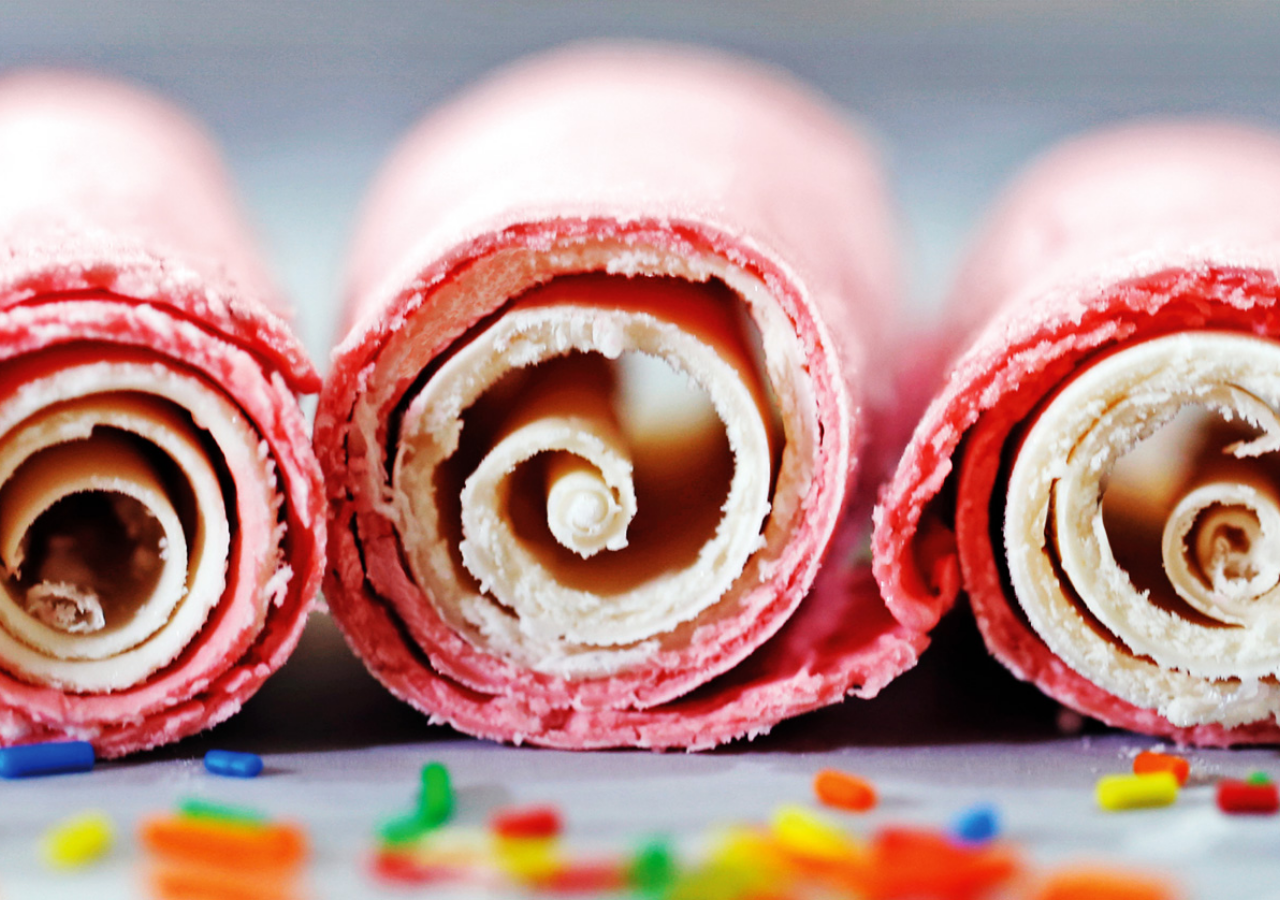
<file: index.html>
﻿<!DOCTYPE html>
<html lang="es">
	<head>
	<!-- Meta -->
		<meta charset="UTF-8" />
		<meta name="viewport" content="width=device-width, initial-scale=1, maximum-scale=1" />
		<meta name="description" content="TrueStory is a powerful and at the same time light-weight flexible HTML5 website. TrueStory is responsive and looks great on retina displays and other high resolution screens. It forms an awesome experience for your visitors and offers a bunch of new and exciting features." />
		
	<!-- Favicon -->
		<link rel="shortcut icon" href="images/favicon.ico" />
		
	<!-- Styles -->
		<link href="styles/main.css" rel="stylesheet" />
		
	<!-- Plugins -->
		<link href="plugins/flexslider/flexslider.css" rel="stylesheet" />
		<link href="plugins/flexslider/skin.css" rel="stylesheet" />
		<link href="plugins/colorbox/colorbox.css" rel="stylesheet" />
		<link href="plugins/colorbox/skin.css" rel="stylesheet" />
		<link href="plugins/mediaelement/mediaelementplayer.min.css" rel="stylesheet" />
		<link href="plugins/mediaelement/skin.css" rel="stylesheet" />
		
	<!-- IE -->
		<!--[if lt IE 9]>
			<script src="scripts/ie/html5.js"></script>
			<link href="styles/ie/ie.css" rel="stylesheet" />
		<![endif]-->
		
	<!-- Title -->
		<title> FRACHELOS </title>
	<meta http-equiv="Content-Type" content="text/html; charset=utf-8" /></head>
	
	<body>
	<!-- MAIN WRAP -->
		<div id="main-wrap">
				
			<div id="page" class="fullscreen no-scroll">
				
				      <a href="#">
							<img data-pos="0.35" src="images/principal.jpg" alt="Image" />
						</a>
				     	<div class="fullscreen-caption">
					      <div id="social-media">
					      	<div class="row">
					      		<div class="col-md-10">
						          <h4>SIGUENOS EN:</h4></div>
						   	   <div class="col-md-2 sube">
						  <a href="https://twitter.com/login?lang=es" target="_blank" class="icon twitter">Twitter</a>
						  <a href="https://www.facebook.com/" target="_blank"  class="icon facebook">Facebook</a>
					       <a href="https://www.youtube.com/" target="_blank" class="icon youtube">youtube</a>
					        </div>
					      </div><!-- #social-media --></div>
				     	   <div class="row">
				     	     <div class="col-md-6"> <br><br>
				     	     
				     	       <div class="is">
							     <img src="images/principal.png" alt=""></div>
				     	     
							
							 <div class="movi1">
						   </div>
							    <div class="movi2"><br>
							  <button class="color">
								<a href="nuestras-delicias.html"><h6>NUESTRAS DELICIAS</h6></a>
							</button></div>
						   </div></div>
							
						</div>
			</div><!-- #page -->
			
			<div id="background">
			</div><!-- #background -->
			
			<!--<div id="dock">
				 <header id="header">
					<div id="site-logo">
						<a href="index.html">
							<img src="images/logo.png" alt="Site Logo" />
						</a>
					</div><!-- #site-logo -->
					
				<!--	<nav id="main-nav">
						<ul>
							<li class="current">
								<a href="index.html">HISTORIA</a>
								<ul>
									<li><a href="home-showreel.html">VIDEO DEMOSTRATIVO</a></li>
								</ul>
							</li>
							<li>
								<a href="portfolio-classic-4-w-filter.html">MAS SALUDABLE</a>
								<ul>
									<li>
										<a href="#">NUESTRA CARTA</a>
										<ul>
											<li>
												<a href="#">VISTAS</a>
												<ul>
													<li><a href="portfolio-classic-4-w-filter.html">VISTA</a></li>
												</ul>
											</li>
										</ul>
									</li>
									<li>
										<a href="#">GALERIA DE FOTOS</a>
										<ul>
											<li><a href="portfolio-grid.html">FOTOS HELADOS</a></li>
										</ul>
									</li>
								</ul>
							</li>
							<li>
								<a href="#">UBICANOS</a>
								<ul>
									<li><a href="template-contact.html">CONTACTO</a></li>
								</ul>
							</li>
						</ul>
					</nav><!-- #main-nav -->
				 </header><!-- #header -->
				 
<!-- 				 <footer id="footer">
					<div id="copyright">
						<p> FRACHELOS</p>
						<p>es una Heladeria estilo tailandes que se venden aqui en Perú</p>
					</div><!-- #copyright -->
					
				 	<!-- div id="social-media">
						<p>Siguenos en:</p>
						<a href="https://twitter.com/" target="_blank" class="icon twitter">Twitter</a>
						<a href="https://www.facebook.com/" target="_blank" class="icon facebook">Facebook</a>
						<a href="https://www.youtube.com" target="_blank" class="icon youtube">youtube</a>
					</div><!-- --> <!-- #social-media --> 
				<!--  </footer><!-- --> <!-- #footer --> 
				 
				 <a href="#" id="toggle-dock"><span><span>
					<span class="active-text">ocultar barra de navegación</span>
					<span class="inactive-text">aparecer barra de navegación</span>
				</span></span></a>
				
				 <a href="#" id="page-top-link"><span><span>Back to top</span></span></a>
			</div><!-- #dock -->
			
			<div id="preloader">
				<span><span>Loading</span></span>
			</div><!-- #preloader -->
			
		</div><!-- #main-wrap -->
		
	<!-- SCRIPTS -->
		<script src="scripts/jquery.1.7.2.js"></script>
		<script src="scripts/jquery.easing.js"></script>
		<script src="scripts/jquery.cookie.js"></script>
		<script src="scripts/main.js"></script>
		
	<!-- Plugins -->
		<script src="plugins/modernizr/modernizr.min.js"></script>
		<script src="plugins/flexslider/jquery.flexslider.min.js"></script>
		<script src="plugins/colorbox/jquery.colorbox.min.js"></script>
		<script src="plugins/mediaelement/mediaelement-and-player.min.js"></script>
		<script src="plugins/social/jquery.social.js"></script>
		
	<!-- IE -->
		<!--[if lt IE 9]>
			<script src="scripts/ie/ie.js" type="text/javascript"></script>
		<![endif]-->
	</body>
</html>
</file>
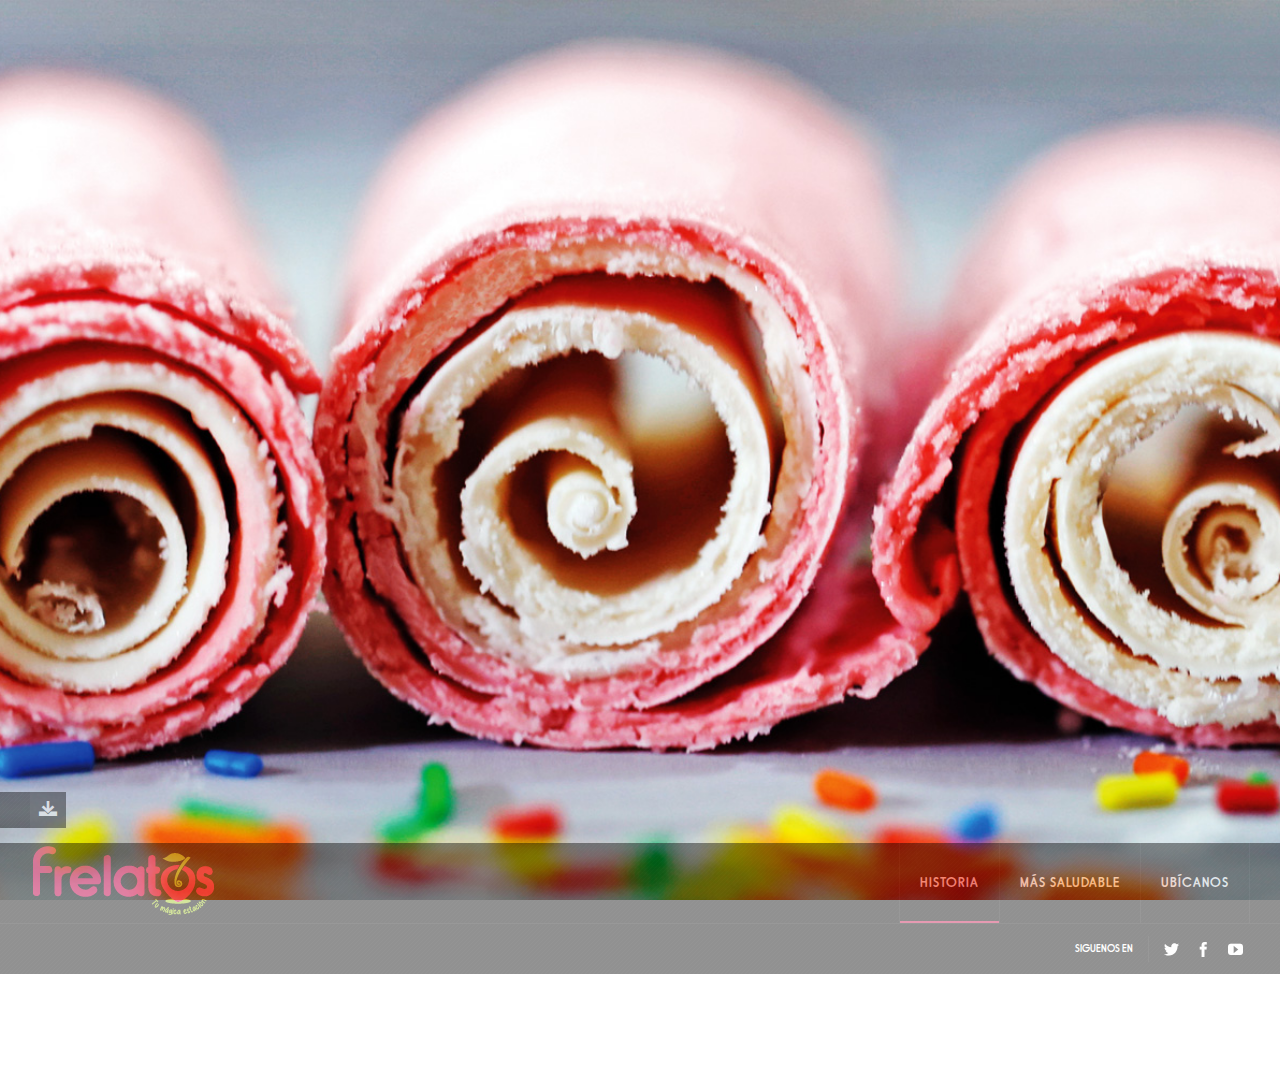
<file: contacto.html>
﻿<!DOCTYPE html>
<html lang="en">
	<head>
	<!-- Meta -->
		<meta charset="UTF-8" />
		<meta name="viewport" content="width=device-width, initial-scale=1, maximum-scale=1" />
		<meta name="description" content="TrueStory is a powerful and at the same time light-weight flexible HTML5 website. TrueStory is responsive and looks great on retina displays and other high resolution screens. It forms an awesome experience for your visitors and offers a bunch of new and exciting features." />
		
	<!-- Favicon -->
		<link rel="shortcut icon" href="images/favicon.ico" />
		
	<!-- Styles -->
		<link href="styles/main.css" rel="stylesheet" />
		
	<!-- Plugins -->
		<link href="plugins/flexslider/flexslider.css" rel="stylesheet" />
		<link href="plugins/flexslider/skin.css" rel="stylesheet" />
		<link href="plugins/colorbox/colorbox.css" rel="stylesheet" />
		<link href="plugins/colorbox/skin.css" rel="stylesheet" />
		<link href="plugins/mediaelement/mediaelementplayer.min.css" rel="stylesheet" />
		<link href="plugins/mediaelement/skin.css" rel="stylesheet" />
		
	<!-- IE -->
		<!--[if lt IE 9]>
			<script src="scripts/ie/html5.js"></script>
			<link href="styles/ie/ie.css" rel="stylesheet" />
		<![endif]-->
		
	<!-- Title -->
		<title>UBICANOS</title>
	<meta http-equiv="Content-Type" content="text/html; charset=utf-8" /></head>
	
	<body>
	<!-- MAIN WRAP -->
		<div id="main-wrap">
				
			<div id="page" class="layout-center page-contact">
				<header id="page-head">
					<h1>UBICANOS <small></small></h1>
				</header><!-- #page-head -->
				
				<div id="page-content">
					<div id="content">
						
						<iframe src="https://www.google.com/maps/embed?pb=!1m18!1m12!1m3!1d124831.91549904173!2d-77.05639005992431!3d-12.112332878435101!2m3!1f0!2f0!3f0!3m2!1i1024!2i768!4f13.1!3m3!1m2!1s0x9105ce543477f8d9%3A0x9d64f6794789376b!2sMegaPlaza!5e0!3m2!1ses-419!2spe!4v1506362097884" width="970" height="450" frameborder="0" style="border:0" allowfullscreen></iframe>
						
						<div class="micro margin"></div>
						
						<div class="row">
							<div class="col-1-3">
								<h4>INFORMACION DE CONTACTO</h4>
								
								<div class="micro divider bar line"></div>
								
								<h5><small>Direccion</small></h5>
								
								<p>
								  AV: Alfredo Mendiola 3698, Independencia 15311
								</p>
								
								<p>
								  NUESTRA HELADERIA SE LLAMA FRACHELO  
								</p>
								
								<div class="row">
									<div class="col-1-2">
										<ul>
											<li class="phone-2 icon">012 345 6789</li>
											<li class="mail icon">mail@domain.com</li>
										</ul>
									</div>
									
									<div class="col-1-2">
										<ul>
											<li class="facebook icon">Facebook</li>
											<li class="twitter icon">Twitter</li>
										</ul>
									</div>
								</div>
							</div>
							
					
						</div>
						
					</div><!-- #content -->
				</div><!-- #page-content -->
			</div><!-- #page -->
			<!-- INICIO NAV - FOOTER -->
			<div id="background">
			</div><!-- #background -->
								
		<div id="dock">
				 <header id="header">
					<div id="site-logo">
						<a href="index.html">
							<img src="images/logo.png" alt="Site Logo" />
						</a>
					</div><!-- #site-logo -->
			

						<nav id="main-nav">
						<ul>
							<li class="current">
								<a href="index.html">HISTORIA</a>
								<ul>
									<li><a href="video-demostrativo.html">VIDEO DEMOSTRATIVO</a></li>
								</ul>
							</li>
							<li>
								<a href="#">MÁS SALUDABLE</a>
								<ul>
									<li>
										<li>
										<a href="nuestra-carta.html">NUESTRA CARTA</a>
									</li>
									</li>
							
								</ul>
							</li>
							<li>
								<a href="">UBÍCANOS</a>
								<ul>
									<li><a href="contacto.html">CONTACTO</a></li>
								</ul>
							</li>
						</ul>
					</nav><!-- #main-nav -->
				 </header><!-- #header -->
				 
				 <footer id="footer">
					<!-- <div id="copyright">
						<p>FRACHELOS</p>
						<p>es una heladeria de estilo tailandes que se venden aqui en Peru</p>
					</div> --><!-- #copyright -->
					
					<div id="social-media">
						<p>Siguenos en</p>
						<a href="https://twitter.com/login?lang=es" target="_blank" class="icon twitter">Twitter</a>
						<a href="https://www.facebook.com/" target="_blank" class="icon facebook">Facebook</a>
						<a href="https://www.youtube.com/" target="_blank" class="icon youtube">youtube</a>
					
					</div><!-- #social-media -->
				 </footer><!-- #footer -->
				 
				 <a href="#" id="toggle-dock"><span><span>
					<span class="active-text">ocultar barra de navegacion</span>
					<span class="inactive-text">aparecer barra de navegacion</span>
				</span></span></a>
				
				 <a href="#" id="page-top-link"><span><span>Back to top</span></span></a>
			</div><!-- #dock -->
		

			<!-- FIN NAV - FOOTER -->
			
			<div id="preloader">
				<span><span>Loading</span></span>
			</div><!-- #preloader -->
			
		</div><!-- #main-wrap -->
		
	<!-- SCRIPTS -->
		<script src="scripts/jquery.1.7.2.js"></script>
		<script src="scripts/jquery.easing.js"></script>
		<script src="scripts/jquery.cookie.js"></script>
		<script src="scripts/main.js"></script>
		
	<!-- Plugins -->
		<script src="plugins/modernizr/modernizr.min.js"></script>
		<script src="plugins/flexslider/jquery.flexslider.min.js"></script>
		<script src="plugins/colorbox/jquery.colorbox.min.js"></script>
		<script src="plugins/mediaelement/mediaelement-and-player.min.js"></script>
		<script src="plugins/social/jquery.social.js"></script>
		
	<!-- IE -->
		<!--[if lt IE 9]>
			<script src="scripts/ie/ie.js" type="text/javascript"></script>
		<![endif]-->
	</body>
</html>
</file>
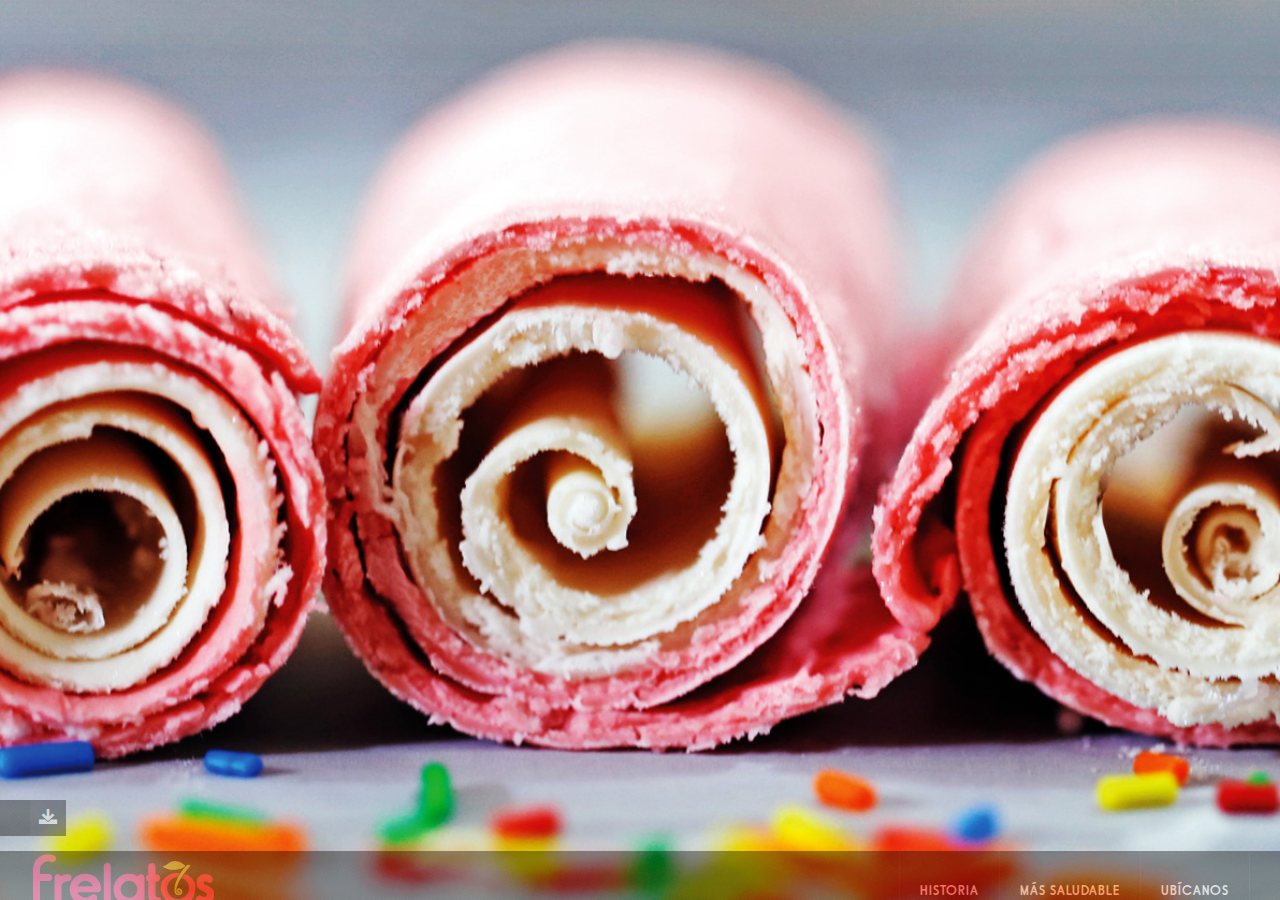
<file: video-demostrativo.html>
﻿<!DOCTYPE html>
<html lang="en">
	<head>
	<!-- Meta -->
		<meta charset="UTF-8" />
		<meta name="viewport" content="width=device-width, initial-scale=1, maximum-scale=1" />
		<meta name="description" content="TrueStory is a powerful and at the same time light-weight flexible HTML5 website. TrueStory is responsive and looks great on retina displays and other high resolution screens. It forms an awesome experience for your visitors and offers a bunch of new and exciting features." />
		
	<!-- Favicon -->
		<link rel="shortcut icon" href="images/favicon.ico" />
		
	<!-- Styles -->
		<link href="styles/main.css" rel="stylesheet" />
		
	<!-- Plugins -->
		<link href="plugins/flexslider/flexslider.css" rel="stylesheet" />
		<link href="plugins/flexslider/skin.css" rel="stylesheet" />
		<link href="plugins/colorbox/colorbox.css" rel="stylesheet" />
		<link href="plugins/colorbox/skin.css" rel="stylesheet" />
		<link href="plugins/mediaelement/mediaelementplayer.min.css" rel="stylesheet" />
		<link href="plugins/mediaelement/skin.css" rel="stylesheet" />
		
	<!-- IE -->
		<!--[if lt IE 9]>
			<script src="scripts/ie/html5.js"></script>
			<link href="styles/ie/ie.css" rel="stylesheet" />
		<![endif]-->
		
	<!-- Title -->
		<title>Home Showreel - True Story - Responsive HTML5 Website</title>
	<meta http-equiv="Content-Type" content="text/html; charset=utf-8" /></head>
	
	<body>
	<!-- MAIN WRAP -->
		<div id="main-wrap">
				
			<div id="page" class="fullscreen no-scroll">
				
				<div id="home-showreel">
					<div class="showreel">
						<div class="flex-vide">
							<center><iframe class="muv" width="1100" height="640" src="https://www.youtube.com/embed/NA3G_Nk9U1o" frameborder="0" allowfullscreen></iframe></center>
						</div>
					</div>
					
					
				</div>
				
			</div><!-- #page -->

			<!-- INICIO NAV - FOOTER -->
			<div id="background">
			</div><!-- #background -->
								
			<div id="dock">
				 <header id="header">
					<div id="site-logo">
						<a href="index.html">
							<img src="images/logo.png" alt="Site Logo" />
						</a>
					</div><!-- #site-logo -->
			

						<nav id="main-nav">
						<ul>
							<li class="current">
								<a href="index.html">HISTORIA</a>
								<ul>
									<li><a href="video-demostrativo.html">VIDEO DEMOSTRATIVO</a></li>
								</ul>
							</li>
							<li>
								<a href="#">MÁS SALUDABLE</a>
								<ul>
									<li>
										<li>
										<a href="nuestra-carta.html">NUESTRA CARTA</a>
									</li>
									</li>
							
								</ul>
							</li>
							<li>
								<a href="">UBÍCANOS</a>
								<ul>
									<li><a href="contacto.html">CONTACTO</a></li>
								</ul>
							</li>
						</ul>
					</nav><!-- #main-nav -->
				 </header><!-- #header -->
				 
				 <footer id="footer">
					<!-- <div id="copyright">
						<p>FRACHELOS</p>
						<p>es una heladeria de estilo tailandes que se venden aqui en Peru</p>
					</div> --><!-- #copyright -->
					
					<div id="social-media">
						<p>Siguenos en</p>
						<a href="https://twitter.com/login?lang=es" target="_blank" class="icon twitter">Twitter</a>
						<a href="https://www.facebook.com/" target="_blank" class="icon facebook">Facebook</a>
						<a href="https://www.youtube.com/" target="_blank" class="icon youtube">youtube</a>
					
					</div><!-- #social-media -->
				 </footer><!-- #footer -->
				 
				 <a href="#" id="toggle-dock"><span><span>
					<span class="active-text">ocultar barra de navegacion</span>
					<span class="inactive-text">aparecer barra de navegacion</span>
				</span></span></a>
				
				 <a href="#" id="page-top-link"><span><span>Back to top</span></span></a>
			</div><!-- #dock -->

			<!-- FIN NAV - FOOTER -->
			
			<div id="preloader">
				<span><span>Loading</span></span>
			</div><!-- #preloader -->
			
		</div><!-- #main-wrap -->
		
	<!-- SCRIPTS -->
		<script src="scripts/jquery.1.7.2.js"></script>
		<script src="scripts/jquery.easing.js"></script>
		<script src="scripts/jquery.cookie.js"></script>
		<script src="scripts/main.js"></script>
		
	<!-- Plugins -->
		<script src="plugins/modernizr/modernizr.min.js"></script>
		<script src="plugins/flexslider/jquery.flexslider.min.js"></script>
		<script src="plugins/colorbox/jquery.colorbox.min.js"></script>
		<script src="plugins/mediaelement/mediaelement-and-player.min.js"></script>
		<script src="plugins/social/jquery.social.js"></script>
		
	<!-- IE -->
		<!--[if lt IE 9]>
			<script src="scripts/ie/ie.js" type="text/javascript"></script>
		<![endif]-->
	</body>
</html>
</file>
<file: styles/main.css>
/*-------------------------------------------------------------------------------------*/
/*	MAIN STYLES
/*-------------------------------------------------------------------------------------*/

@import url(reset.css);
@import url(fonts.css);
@import url(styles.css);
@import url(custom_styles.css);
</file>
<file: plugins/flexslider/skin.css>
.flexslider{
position: relative;
margin: 20px 0;
}

.flexslider:first-child{
margin-top: 0;
}

.flexslider:last-child{
margin-bottom: 0;
}

.flexslider:before ,
.flexslider:after{ /* clear floats manually */
content: "";
display: table;
clear: both;
}

.flexslider .controls{
display: block;
position:absolute;
right: 0;
top: 50%;
z-index: 9;
overflow: hidden;
height: 40px;
margin-top: -20px;
}

.flexslider .controls.left-nav{
right: auto;
left: 0;
}

/* direction nav
/*-----------------------------*/

.flexslider .controls .flex-control-nav ,
.flexslider .controls a.next ,
.flexslider .controls a.prev{
float: left;
position: relative;
-moz-user-select: none;
-webkit-user-select: none;
user-select: none;
}

.flexslider .controls.right-nav .flex-control-nav ,
.flexslider .controls.right-nav a.next ,
.flexslider .controls.right-nav a.prev{
float: right;
}

.flexslider .controls.right-nav a.next{
margin: 0 !important;
}

.flexslider .controls a.next ,
.flexslider .controls a.prev{
display: block;
width: 30px;
height: 40px;
text-indent: -9999px;
cursor: pointer;
background: #111;
}

.flexslider .controls a.next:before ,
.flexslider .controls a.prev:before{
position: absolute;
top: 0;
left: 0;
width: 30px;
font: normal normal 18px/40px 'TSIcons';
text-align: center;
text-indent: 0;
color: #fff;
}

.flexslider .controls a.next:before{
content: '\e072'; /* right */
}

.flexslider .controls a.prev:before{
content: '\e071'; /* left */
}

.flexslider .controls a.next:hover ,
.flexslider .controls a.prev:hover{
background-color: #5bc;
}


.flexslider .controls.right-nav a.next ,
.flexslider .controls.left-nav a.prev{
position: relative;
z-index: 10;
}

.flexslider.has-controls .controls.right-nav:hover a.next ,
.flexslider.has-controls .controls.left-nav:hover a.prev{
-moz-border-radius: 0;
-webkit-border-radius: 0;
border-radius: 0;
}

/* control nav
/*-----------------------------*/

.flexslider .flex-control-nav{
visibility: hidden; /* fix for the controls glitch */
}

.flexslider > .flex-control-nav ,
.flexslider .controls .flex-control-nav{
display: inline-block;
overflow: hidden;
height: 40px;
padding: 0 10px;
background: #111;
}

.flexslider > .flex-control-nav{
position: absolute;
bottom: 10px;
right: 10px;
height: 30px;
}

.flexslider > .flex-control-nav li ,
.flexslider .controls .flex-control-nav li{
display: block;
float: left;
margin: 0 2px;
margin-top: 16px;
width: 8px;
height: 8px;
}

.flexslider > .flex-control-nav li{
margin-top: 11px;
}

.flexslider > .flex-control-nav li a ,
.flexslider .controls .flex-control-nav li a{
display: block;
width: 8px;
height: 8px;
cursor: pointer;
text-indent: -9999px;
background: #999;
-moz-border-radius: 99px;
-webkit-border-radius: 99px;
border-radius: 99px;
}

.flexslider > .flex-control-nav a:hover ,
.flexslider .controls .flex-control-nav a:hover{
background: #fff;
}

.flexslider > .flex-control-nav a.flex-active ,
.flexslider .controls .flex-control-nav a.flex-active{
background: #fff;
}

.flexslider .slides li{
position: relative;
}

.flexslider .slides .flex-caption{
position: absolute;
left: 10px;
bottom: 10px;
margin: 0;
padding: 10px;
max-width: 60%;
font: normal normal 1em/1.1em 'Open Sans', Arial, san-serif;
color: #fff;
background: #111;
}

.flexslider .slides .flex-caption h1,
.flexslider .slides .flex-caption h2,
.flexslider .slides .flex-caption h3,
.flexslider .slides .flex-caption h4,
.flexslider .slides .flex-caption h5,
.flexslider .slides .flex-caption h6{
margin-top: 0;
color: #fff;
}

.flexslider .slides .flex-caption p{
margin: 0;
color: #ccc;
}
</file>
<file: plugins/colorbox/colorbox.css>
/*
    ColorBox Core Style:
    The following CSS is consistent between example themes and should not be altered.
*/
#colorbox, #cboxOverlay, #cboxWrapper{position:absolute; top:0; left:0; z-index:9999; overflow:hidden;}
#cboxOverlay{position:fixed; width:100%; height:100%;}
#cboxMiddleLeft, #cboxBottomLeft{clear:left;}
#cboxContent{position:relative;}
#cboxLoadedContent{overflow:auto;}
#cboxTitle{margin:0;}
#cboxLoadingOverlay, #cboxLoadingGraphic{position:absolute; top:0; left:0; width:100%; height:100%;}
#cboxPrevious, #cboxNext, #cboxClose, #cboxSlideshow{cursor:pointer;}
.cboxPhoto{float:left; margin:auto; border:0; display:block;}
.cboxIframe{width:100%; height:100%; display:block; border:0;}

/* 
    User Style:
    Change the following styles to modify the appearance of ColorBox.  They are
    ordered & tabbed in a way that represents the nesting of the generated HTML.
*/
#cboxOverlay{background:url(images/overlay.png) repeat 0 0;}
#colorbox{}
    #cboxTopLeft{width:21px; height:21px; background:url(images/controls.png) no-repeat -101px 0;}
    #cboxTopRight{width:21px; height:21px; background:url(images/controls.png) no-repeat -130px 0;}
    #cboxBottomLeft{width:21px; height:21px; background:url(images/controls.png) no-repeat -101px -29px;}
    #cboxBottomRight{width:21px; height:21px; background:url(images/controls.png) no-repeat -130px -29px;}
    #cboxMiddleLeft{width:21px; background:url(images/controls.png) left top repeat-y;}
    #cboxMiddleRight{width:21px; background:url(images/controls.png) right top repeat-y;}
    #cboxTopCenter{height:21px; background:url(images/border.png) 0 0 repeat-x;}
    #cboxBottomCenter{height:21px; background:url(images/border.png) 0 -29px repeat-x;}
    #cboxContent{background:#fff; overflow:hidden;}
        .cboxIframe{background:#fff;}
        #cboxError{padding:50px; border:1px solid #ccc;}
        #cboxLoadedContent{margin-bottom:28px;}
        #cboxTitle{position:absolute; bottom:4px; left:0; text-align:center; width:100%; color:#949494;}
        #cboxCurrent{position:absolute; bottom:4px; left:58px; color:#949494;}
        #cboxSlideshow{position:absolute; bottom:4px; right:30px; color:#0092ef;}
        #cboxPrevious{position:absolute; bottom:0; left:0; background:url(images/controls.png) no-repeat -75px 0; width:25px; height:25px; text-indent:-9999px;}
        #cboxPrevious:hover{background-position:-75px -25px;}
        #cboxNext{position:absolute; bottom:0; left:27px; background:url(images/controls.png) no-repeat -50px 0; width:25px; height:25px; text-indent:-9999px;}
        #cboxNext:hover{background-position:-50px -25px;}
        #cboxLoadingOverlay{background:url(images/loading_background.png) no-repeat center center;}
        #cboxLoadingGraphic{background:url(images/loading.gif) no-repeat center center;}
        #cboxClose{position:absolute; bottom:0; right:0; background:url(images/controls.png) no-repeat -25px 0; width:25px; height:25px; text-indent:-9999px;}
        #cboxClose:hover{background-position:-25px -25px;}

/*
  The following fixes a problem where IE7 and IE8 replace a PNG's alpha transparency with a black fill
  when an alpha filter (opacity change) is set on the element or ancestor element.  This style is not applied to or needed in IE9.
  See: http://jacklmoore.com/notes/ie-transparency-problems/
*/
.cboxIE #cboxTopLeft,
.cboxIE #cboxTopCenter,
.cboxIE #cboxTopRight,
.cboxIE #cboxBottomLeft,
.cboxIE #cboxBottomCenter,
.cboxIE #cboxBottomRight,
.cboxIE #cboxMiddleLeft,
.cboxIE #cboxMiddleRight {
    filter: progid:DXImageTransform.Microsoft.gradient(startColorstr=#00FFFFFF,endColorstr=#00FFFFFF);
}

/*
  The following provides PNG transparency support for IE6
  Feel free to remove this and the /ie6/ directory if you have dropped IE6 support.
*/
.cboxIE6 #cboxTopLeft{background:url(images/ie6/borderTopLeft.png);}
.cboxIE6 #cboxTopCenter{background:url(images/ie6/borderTopCenter.png);}
.cboxIE6 #cboxTopRight{background:url(images/ie6/borderTopRight.png);}
.cboxIE6 #cboxBottomLeft{background:url(images/ie6/borderBottomLeft.png);}
.cboxIE6 #cboxBottomCenter{background:url(images/ie6/borderBottomCenter.png);}
.cboxIE6 #cboxBottomRight{background:url(images/ie6/borderBottomRight.png);}
.cboxIE6 #cboxMiddleLeft{background:url(images/ie6/borderMiddleLeft.png);}
.cboxIE6 #cboxMiddleRight{background:url(images/ie6/borderMiddleRight.png);}

.cboxIE6 #cboxTopLeft,
.cboxIE6 #cboxTopCenter,
.cboxIE6 #cboxTopRight,
.cboxIE6 #cboxBottomLeft,
.cboxIE6 #cboxBottomCenter,
.cboxIE6 #cboxBottomRight,
.cboxIE6 #cboxMiddleLeft,
.cboxIE6 #cboxMiddleRight {
    _behavior: expression(this.src = this.src ? this.src : this.currentStyle.backgroundImage.split('"')[1], this.style.background = "none", this.style.filter = "progid:DXImageTransform.Microsoft.AlphaImageLoader(src=" + this.src + ", sizingMethod='scale')");
}
</file>
<file: plugins/colorbox/skin.css>
/* 
    User Style:
    Change the following styles to modify the appearance of ColorBox.  They are
    ordered & tabbed in a way that represents the nesting of the generated HTML.
*/

#cboxOverlay{
background: #000;
}

#colorbox ,
#cboxWrapper ,
#cboxContent{
overflow: visible;
}

#cboxContent{
margin-top: -35px; /* cboxTitle.height/2 */
}

#colorbox *{
background: none;
}

#cboxLoadingGraphic{
background:url(../../images/loading.gif) no-repeat center center;
}

#cboxTitle{
position: fixed;
left: 0;
bottom: 0;
display: block;
min-height: 30px;
padding: 20px;
padding-right: 300px;
font: normal normal 22px/30px 'Open Sans Condensed Bold', Arial, sans-serif;
text-transform: uppercase;
text-align: left;
color: #fff;
background: #111;
}

#cboxTitle a{
color: #fff;
}

#cboxTitle a:hover{
text-decoration: underline;
}

#cboxTitle small{
margin-left: 10px;
font: normal normal 0.85em/1em 'Open Sans Condensed Light', Arial, sans-serif;
color: #5bc;
}

#cboxNext ,
#cboxPrevious ,
#cboxClose{
display: block;
width: 40px;
height: 40px;
position: fixed;
left: auto;
bottom: 15px;
background: #333;
-moz-transition: background 0.15s ease-out;
-webkit-transition: background 0.15s ease-out;
-o-transition: background 0.15s ease-out;
-ms-transition: background 0.15s ease-out;
transition: background 0.15s ease-out;
}

#cboxNext:hover ,
#cboxPrevious:hover ,
#cboxClose:hover{
background: #5bc;
}

#cboxNext{
right: 61px;
}

#cboxPrevious{
right: 102px;
}

#cboxClose{
right: 20px;
}

#cboxNext:before ,
#cboxPrevious:before ,
#cboxClose:before{
display: block;
position: absolute;
width: 100%;
top: 0;
left: 0;
font: normal normal 20px/40px 'TSIcons';
text-align: center;
text-decoration: none;
text-indent: 0;
color: #fff;
}

#cboxNext:before{
content: "\e072";
}

#cboxPrevious:before{
content: "\e071";
}

#cboxClose:before{
content: "\2715";
}

#cboxCurrent{
display: block;
position: fixed;
bottom: 25px;
right: 170px;
left: auto;
font: normal normal 20px/1em 'Open Sans Condensed Bold', Arial, sans-serif;
text-transform: uppercase;
text-align: right;
color: #999;
}
</file>
<file: plugins/mediaelement/skin.css>
.mejs-container{
margin: 20px 0;
}

.mejs-container:first-child{
margin-top: 0;
}

.mejs-container:last-child{
margin-bottom: 0;
}

/* ----- player wrap ----- */

.mejs-wrap{
position: relative;
}

.mejs-wrap .mejs-container{
position: absolute;
left: 0;
bottom: 0;
}

/* ----- overlay - play button ----- */

.mejs-overlay-play .mejs-overlay-button{
display: block;
position: absolute;
top: 50%;
left: 50%;
width: 50px;
height: 50px;
margin-top: -25px;
margin-left: -25px;
cursor: pointer;
font: normal normal 32px/50px 'TSIcons';
text-indent: -9999px;
text-align: center;
background: #222;
background: rgba(25,25,25,0.96);
-moz-transition: color 0.15s ease-out , background-color 0.15s ease-out , border 0.15s ease-out;
-webkit-transition: color 0.15s ease-out , background-color 0.15s ease-out , border 0.15s ease-out;
-o-transition: color 0.15s ease-out , background-color 0.15s ease-out , border 0.15s ease-out;
-ms-transition: color 0.15s ease-out , background-color 0.15s ease-out , border 0.15s ease-out;
transition: color 0.15s ease-out , background-color 0.15s ease-out , border 0.15s ease-out;
}

.mejs-overlay-play .mejs-overlay-button:before{
content: "\e044";
display: block;
position: absolute;
width: 100%;
top: 0;
left: 0;
color: #fff;
text-decoration: none;
text-indent: 0;
text-align: center;
}

.mejs-overlay-play:hover .mejs-overlay-button{
background: #5bc;
}

/* ----- overlay - loading ----- */

.mejs-overlay-loading{
display: block;
position: absolute;
top: 0;
left: 0;
width: 100%;
height: 100%;
margin: 0;
padding: 0;
background: url(../../images/loading_small.gif) no-repeat center center;
background-color: rgba(25,25,25,0.65);
}

.mejs-overlay-loading span{
display: none;
}

/* ----- controls ----- */

.mejs-container .mejs-controls{
height: 36px;
color: #fff;
background: #222;
background: rgba(25,25,25,0.96);
}

.mejs-container .mejs-controls div{
width: 36px;
height: 100%;
float: none;
position: absolute;
top: 0;
left: 0;
}

.mejs-controls .mejs-button button:focus{
outline: none;
}

	.mejs-container .mejs-controls div.mejs-time-rail{
	left: 86px;
	padding-right: 172px;
	}

	.mejs-container .mejs-controls div.mejs-currenttime-container{
	left: 36px;
	}

	.mejs-container .mejs-controls div.mejs-duration-container{
	left: auto;
	right: 36px;
	}

	.mejs-container .mejs-controls div.mejs-time span{
	margin: 0;
	}

	.mejs-container .mejs-controls div.mejs-volume-button{
	left: auto;
	right: 0;
	}

	.mejs-controls .mejs-button button{
	display: block;
	width: 36px;
	height: 100%;
	padding: 0;
	margin: 0;
	cursor: pointer;
	font: normal normal 24px/36px 'TSIcons';
	text-indent: -9999px;
	text-align: center;
	border: none;
	color: #fff;
	background: none;
	-moz-transition: color 0.15s ease-out , background-color 0.15s ease-out , border 0.15s ease-out;
	-webkit-transition: color 0.15s ease-out , background-color 0.15s ease-out , border 0.15s ease-out;
	-o-transition: color 0.15s ease-out , background-color 0.15s ease-out , border 0.15s ease-out;
	-ms-transition: color 0.15s ease-out , background-color 0.15s ease-out , border 0.15s ease-out;
	transition: color 0.15s ease-out , background-color 0.15s ease-out , border 0.15s ease-out;
	}
	
	.no-svg .mejs-controls .mejs-button button{
	background: none;
	}

	.mejs-controls .mejs-button button:hover{
	background: #5bc;
	}

	.mejs-controls .mejs-button button:before{
	content: "\e044";
	display: block;
	position: absolute;
	width: 100%;
	top: 0;
	left: 0;
	text-decoration: none;
	text-indent: 0;
	text-align: center;
	}
	
	.mejs-playpause-button.mejs-pause button:before{
	content: "\e076";
	}
	
	.mejs-controls .mejs-button.mejs-volume-button button:before{
	content: "\e07e";
	}
	
	.mejs-controls .mejs-button.mejs-volume-button.mejs-unmute button:after{
	content: "";
	display: block;
	width: 60%;
	height: 2px;
	position: absolute;
	top: 50%;
	left: 50%;
	margin-left: -30%;
	margin-top: -1px;
	background: #c00;
	}
	
	.mejs-controls .mejs-volume-slider ,
	.mejs-horizontal-volume-slider{
	display: none !important;
	}
	
	/* time */
	
	.mejs-container .mejs-controls .mejs-time{
	display: block;
	height: 100%;
	padding: 0;
	}
	
	.mejs-container .mejs-controls .mejs-time span{
	display: block;
	width: 50px;
	height: 100%;
	text-align: center;
	font: normal normal 12px/36px 'Open Sans Condensed Bold', Arial, sans-serif;
	}
	
	/* rail */
	
	.mejs-controls div.mejs-time-rail{
	padding: 0;
	}
	
	.mejs-controls .mejs-time-rail .mejs-time-total ,
	.mejs-controls .mejs-time-rail .mejs-time-current ,
	.mejs-controls .mejs-time-rail .mejs-time-buffering ,
	.mejs-controls .mejs-time-rail .mejs-time-loaded{
	top: 50%;
	margin: 0;
	margin-top: -4px;
	height: 8px;
	cursor: pointer;
	-moz-border-radius: 0;
	-webkit-border-radius: 0;
	border-radius: 0;
	}
	
	.mejs-controls .mejs-time-rail .mejs-time-total{
	background: #444;
	}
	
	.mejs-controls .mejs-time-rail .mejs-time-loaded{
	background: #888;
	}
	
	.mejs-controls .mejs-time-rail .mejs-time-current{
	background: #5bc;
	}
	
		.mejs-controls .mejs-time-rail .mejs-time-float{
		position: absolute;
		top: -42px;
		width: 40px;
		margin-left: -20px;
		height: 22px;
		border: none;
		background: #222;
		background: rgba(25,25,25,0.96);
		-moz-border-radius: 0;
		-webkit-border-radius: 0;
		border-radius: 0;
		}
		
		.mejs-controls .mejs-time-rail .mejs-time-float .mejs-time-float-current{
		margin: 0;
		width: 40px;
		text-align: center;
		font: normal normal 12px/22px 'Open Sans Condensed Bold', Arial, sans-serif;
		color: #fff;
		-moz-border-radius: 0;
		-webkit-border-radius: 0;
		border-radius: 0;
		}
		
		.mejs-controls .mejs-time-rail .mejs-time-float-corner{
		display: block;
		width: 0;
		height: 0;
		position: absolute;
		top: 100%;
		left: 50%;
		margin-left: -6px;
		border: 6px solid transparent;
		border-top-color: #222;
		border-top-color: rgba(25,25,25,0.96);
		}
</file>
<file: plugins/mediaelement/mediaelementplayer.min.css>
.mejs-container{position:relative;background:#000;font-family:Helvetica,Arial;text-align:left;vertical-align:top;text-indent:0;}.me-plugin{position:absolute;}.mejs-embed,.mejs-embed body{width:100%;height:100%;margin:0;padding:0;background:#000;overflow:hidden;}.mejs-container-fullscreen{position:fixed;left:0;top:0;right:0;bottom:0;overflow:hidden;z-index:1000;}.mejs-container-fullscreen .mejs-mediaelement,.mejs-container-fullscreen video{width:100%;height:100%;}.mejs-background{position:absolute;top:0;left:0;}.mejs-mediaelement{position:absolute;top:0;left:0;width:100%;height:100%;}.mejs-poster{position:absolute;top:0;left:0;}.mejs-poster img{border:0;padding:0;border:0;display:block;}.mejs-overlay{position:absolute;top:0;left:0;}.mejs-overlay-play{cursor:pointer;}.mejs-overlay-button{position:absolute;top:50%;left:50%;width:100px;height:100px;margin:-50px 0 0 -50px;background:url(bigplay.svg) no-repeat;}.no-svg .mejs-overlay-button{background-image:url(bigplay.png);}.mejs-overlay:hover .mejs-overlay-button{background-position:0 -100px;}.mejs-overlay-loading{position:absolute;top:50%;left:50%;width:80px;height:80px;margin:-40px 0 0 -40px;background:#333;background:url(background.png);background:rgba(0,0,0,0.9);background:-webkit-gradient(linear,0% 0,0% 100%,from(rgba(50,50,50,0.9)),to(rgba(0,0,0,0.9)));background:-webkit-linear-gradient(top,rgba(50,50,50,0.9),rgba(0,0,0,0.9));background:-moz-linear-gradient(top,rgba(50,50,50,0.9),rgba(0,0,0,0.9));background:-o-linear-gradient(top,rgba(50,50,50,0.9),rgba(0,0,0,0.9));background:-ms-linear-gradient(top,rgba(50,50,50,0.9),rgba(0,0,0,0.9));background:linear-gradient(rgba(50,50,50,0.9),rgba(0,0,0,0.9));}.mejs-overlay-loading span{display:block;width:80px;height:80px;background:transparent url(loading.gif) 50% 50% no-repeat;}.mejs-container .mejs-controls{position:absolute;background:none;list-style-type:none;margin:0;padding:0;bottom:0;left:0;background:url(background.png);background:rgba(0,0,0,0.7);background:-webkit-gradient(linear,0% 0,0% 100%,from(rgba(50,50,50,0.7)),to(rgba(0,0,0,0.7)));background:-webkit-linear-gradient(top,rgba(50,50,50,0.7),rgba(0,0,0,0.7));background:-moz-linear-gradient(top,rgba(50,50,50,0.7),rgba(0,0,0,0.7));background:-o-linear-gradient(top,rgba(50,50,50,0.7),rgba(0,0,0,0.7));background:-ms-linear-gradient(top,rgba(50,50,50,0.7),rgba(0,0,0,0.7));background:linear-gradient(rgba(50,50,50,0.7),rgba(0,0,0,0.7));height:30px;width:100%;}.mejs-container .mejs-controls div{list-style-type:none;background-image:none;display:block;float:left;margin:0;padding:0;width:26px;height:26px;font-size:11px;line-height:11px;background:0;font-family:Helvetica,Arial;border:0;}.mejs-controls .mejs-button button{cursor:pointer;display:block;font-size:0;line-height:0;text-decoration:none;margin:7px 5px;padding:0;position:absolute;height:16px;width:16px;border:0;background:transparent url(controls.svg) no-repeat;}.no-svg .mejs-controls .mejs-button button{background-image:url(controls.png);}.mejs-controls .mejs-button button:focus{outline:solid 1px yellow;}.mejs-container .mejs-controls .mejs-time{color:#fff;display:block;height:17px;width:auto;padding:8px 3px 0 3px;overflow:hidden;text-align:center;padding:auto 4px;-moz-box-sizing:content-box;-webkit-box-sizing:content-box;box-sizing:content-box;}.mejs-container .mejs-controls .mejs-time span{font-size:11px;color:#fff;line-height:12px;display:block;float:left;margin:1px 2px 0 0;width:auto;}.mejs-controls .mejs-play button{background-position:0 0;}.mejs-controls .mejs-pause button{background-position:0 -16px;}.mejs-controls .mejs-stop button{background-position:-112px 0;}.mejs-controls div.mejs-time-rail{width:200px;padding-top:5px;}.mejs-controls .mejs-time-rail span{display:block;position:absolute;width:180px;height:10px;-webkit-border-radius:2px;-moz-border-radius:2px;border-radius:2px;cursor:pointer;}.mejs-controls .mejs-time-rail .mejs-time-total{margin:5px;background:#333;background:rgba(50,50,50,0.8);background:-webkit-gradient(linear,0% 0,0% 100%,from(rgba(30,30,30,0.8)),to(rgba(60,60,60,0.8)));background:-webkit-linear-gradient(top,rgba(30,30,30,0.8),rgba(60,60,60,0.8));background:-moz-linear-gradient(top,rgba(30,30,30,0.8),rgba(60,60,60,0.8));background:-o-linear-gradient(top,rgba(30,30,30,0.8),rgba(60,60,60,0.8));background:-ms-linear-gradient(top,rgba(30,30,30,0.8),rgba(60,60,60,0.8));background:linear-gradient(rgba(30,30,30,0.8),rgba(60,60,60,0.8));}.mejs-controls .mejs-time-rail .mejs-time-buffering{width:100%;background-image:-o-linear-gradient(-45deg,rgba(255,255,255,0.15) 25%,transparent 25%,transparent 50%,rgba(255,255,255,0.15) 50%,rgba(255,255,255,0.15) 75%,transparent 75%,transparent);background-image:-webkit-gradient(linear,0 100%,100% 0,color-stop(0.25,rgba(255,255,255,0.15)),color-stop(0.25,transparent),color-stop(0.5,transparent),color-stop(0.5,rgba(255,255,255,0.15)),color-stop(0.75,rgba(255,255,255,0.15)),color-stop(0.75,transparent),to(transparent));background-image:-webkit-linear-gradient(-45deg,rgba(255,255,255,0.15) 25%,transparent 25%,transparent 50%,rgba(255,255,255,0.15) 50%,rgba(255,255,255,0.15) 75%,transparent 75%,transparent);background-image:-moz-linear-gradient(-45deg,rgba(255,255,255,0.15) 25%,transparent 25%,transparent 50%,rgba(255,255,255,0.15) 50%,rgba(255,255,255,0.15) 75%,transparent 75%,transparent);background-image:-ms-linear-gradient(-45deg,rgba(255,255,255,0.15) 25%,transparent 25%,transparent 50%,rgba(255,255,255,0.15) 50%,rgba(255,255,255,0.15) 75%,transparent 75%,transparent);background-image:linear-gradient(-45deg,rgba(255,255,255,0.15) 25%,transparent 25%,transparent 50%,rgba(255,255,255,0.15) 50%,rgba(255,255,255,0.15) 75%,transparent 75%,transparent);-webkit-background-size:15px 15px;-moz-background-size:15px 15px;-o-background-size:15px 15px;background-size:15px 15px;-webkit-animation:buffering-stripes 2s linear infinite;-moz-animation:buffering-stripes 2s linear infinite;-ms-animation:buffering-stripes 2s linear infinite;-o-animation:buffering-stripes 2s linear infinite;animation:buffering-stripes 2s linear infinite;}@-webkit-keyframes buffering-stripes{from{background-position:0 0;}to{background-position:30px 0;}}@-moz-keyframes buffering-stripes{from{background-position:0 0;}to{background-position:30px 0;}}@-ms-keyframes buffering-stripes{from{background-position:0 0;}to{background-position:30px 0;}}@-o-keyframes buffering-stripes{from{background-position:0 0;}to{background-position:30px 0;}}@keyframes buffering-stripes{from{background-position:0 0;}to{background-position:30px 0;}}.mejs-controls .mejs-time-rail .mejs-time-loaded{background:#3caac8;background:rgba(60,170,200,0.8);background:-webkit-gradient(linear,0% 0,0% 100%,from(rgba(44,124,145,0.8)),to(rgba(78,183,212,0.8)));background:-webkit-linear-gradient(top,rgba(44,124,145,0.8),rgba(78,183,212,0.8));background:-moz-linear-gradient(top,rgba(44,124,145,0.8),rgba(78,183,212,0.8));background:-o-linear-gradient(top,rgba(44,124,145,0.8),rgba(78,183,212,0.8));background:-ms-linear-gradient(top,rgba(44,124,145,0.8),rgba(78,183,212,0.8));background:linear-gradient(rgba(44,124,145,0.8),rgba(78,183,212,0.8));width:0;}.mejs-controls .mejs-time-rail .mejs-time-current{width:0;background:#fff;background:rgba(255,255,255,0.8);background:-webkit-gradient(linear,0% 0,0% 100%,from(rgba(255,255,255,0.9)),to(rgba(200,200,200,0.8)));background:-webkit-linear-gradient(top,rgba(255,255,255,0.9),rgba(200,200,200,0.8));background:-moz-linear-gradient(top,rgba(255,255,255,0.9),rgba(200,200,200,0.8));background:-o-linear-gradient(top,rgba(255,255,255,0.9),rgba(200,200,200,0.8));background:-ms-linear-gradient(top,rgba(255,255,255,0.9),rgba(200,200,200,0.8));background:linear-gradient(rgba(255,255,255,0.9),rgba(200,200,200,0.8));}.mejs-controls .mejs-time-rail .mejs-time-handle{display:none;position:absolute;margin:0;width:10px;background:#fff;-webkit-border-radius:5px;-moz-border-radius:5px;border-radius:5px;cursor:pointer;border:solid 2px #333;top:-2px;text-align:center;}.mejs-controls .mejs-time-rail .mejs-time-float{position:absolute;display:none;background:#eee;width:36px;height:17px;border:solid 1px #333;top:-26px;margin-left:-18px;text-align:center;color:#111;}.mejs-controls .mejs-time-rail .mejs-time-float-current{margin:2px;width:30px;display:block;text-align:center;left:0;}.mejs-controls .mejs-time-rail .mejs-time-float-corner{position:absolute;display:block;width:0;height:0;line-height:0;border:solid 5px #eee;border-color:#eee transparent transparent transparent;-webkit-border-radius:0;-moz-border-radius:0;border-radius:0;top:15px;left:13px;}.mejs-controls .mejs-fullscreen-button button{background-position:-32px 0;}.mejs-controls .mejs-unfullscreen button{background-position:-32px -16px;}.mejs-controls .mejs-mute button{background-position:-16px -16px;}.mejs-controls .mejs-unmute button{background-position:-16px 0;}.mejs-controls .mejs-volume-button{position:relative;}.mejs-controls .mejs-volume-button .mejs-volume-slider{display:none;height:115px;width:25px;background:url(background.png);background:rgba(50,50,50,0.7);-webkit-border-radius:0;-moz-border-radius:0;border-radius:0;top:-115px;left:0;z-index:1;position:absolute;margin:0;}.mejs-controls .mejs-volume-button:hover{-webkit-border-radius:0 0 4px 4px;-moz-border-radius:0 0 4px 4px;border-radius:0 0 4px 4px;}.mejs-controls .mejs-volume-button .mejs-volume-slider .mejs-volume-total{position:absolute;left:11px;top:8px;width:2px;height:100px;background:#ddd;background:rgba(255,255,255,0.5);margin:0;}.mejs-controls .mejs-volume-button .mejs-volume-slider .mejs-volume-current{position:absolute;left:11px;top:8px;width:2px;height:100px;background:#ddd;background:rgba(255,255,255,0.9);margin:0;}.mejs-controls .mejs-volume-button .mejs-volume-slider .mejs-volume-handle{position:absolute;left:4px;top:-3px;width:16px;height:6px;background:#ddd;background:rgba(255,255,255,0.9);cursor:N-resize;-webkit-border-radius:1px;-moz-border-radius:1px;border-radius:1px;margin:0;}.mejs-controls div.mejs-horizontal-volume-slider{height:26px;width:60px;position:relative;}.mejs-controls .mejs-horizontal-volume-slider .mejs-horizontal-volume-total{position:absolute;left:0;top:11px;width:50px;height:8px;margin:0;padding:0;font-size:1px;-webkit-border-radius:2px;-moz-border-radius:2px;border-radius:2px;background:#333;background:rgba(50,50,50,0.8);background:-webkit-gradient(linear,0% 0,0% 100%,from(rgba(30,30,30,0.8)),to(rgba(60,60,60,0.8)));background:-webkit-linear-gradient(top,rgba(30,30,30,0.8),rgba(60,60,60,0.8));background:-moz-linear-gradient(top,rgba(30,30,30,0.8),rgba(60,60,60,0.8));background:-o-linear-gradient(top,rgba(30,30,30,0.8),rgba(60,60,60,0.8));background:-ms-linear-gradient(top,rgba(30,30,30,0.8),rgba(60,60,60,0.8));background:linear-gradient(rgba(30,30,30,0.8),rgba(60,60,60,0.8));}.mejs-controls .mejs-horizontal-volume-slider .mejs-horizontal-volume-current{position:absolute;left:0;top:11px;width:50px;height:8px;margin:0;padding:0;font-size:1px;-webkit-border-radius:2px;-moz-border-radius:2px;border-radius:2px;background:#fff;background:rgba(255,255,255,0.8);background:-webkit-gradient(linear,0% 0,0% 100%,from(rgba(255,255,255,0.9)),to(rgba(200,200,200,0.8)));background:-webkit-linear-gradient(top,rgba(255,255,255,0.9),rgba(200,200,200,0.8));background:-moz-linear-gradient(top,rgba(255,255,255,0.9),rgba(200,200,200,0.8));background:-o-linear-gradient(top,rgba(255,255,255,0.9),rgba(200,200,200,0.8));background:-ms-linear-gradient(top,rgba(255,255,255,0.9),rgba(200,200,200,0.8));background:linear-gradient(rgba(255,255,255,0.9),rgba(200,200,200,0.8));}.mejs-controls .mejs-horizontal-volume-slider .mejs-horizontal-volume-handle{display:none;}.mejs-controls .mejs-captions-button{position:relative;}.mejs-controls .mejs-captions-button button{background-position:-48px 0;}.mejs-controls .mejs-captions-button .mejs-captions-selector{visibility:hidden;position:absolute;bottom:26px;right:-10px;width:130px;height:100px;background:url(background.png);background:rgba(50,50,50,0.7);border:solid 1px transparent;padding:10px;overflow:hidden;-webkit-border-radius:0;-moz-border-radius:0;border-radius:0;}.mejs-controls .mejs-captions-button .mejs-captions-selector ul{margin:0;padding:0;display:block;list-style-type:none!important;overflow:hidden;}.mejs-controls .mejs-captions-button .mejs-captions-selector ul li{margin:0 0 6px 0;padding:0;list-style-type:none!important;display:block;color:#fff;overflow:hidden;}.mejs-controls .mejs-captions-button .mejs-captions-selector ul li input{clear:both;float:left;margin:3px 3px 0 5px;}.mejs-controls .mejs-captions-button .mejs-captions-selector ul li label{width:100px;float:left;padding:4px 0 0 0;line-height:15px;font-family:helvetica,arial;font-size:10px;}.mejs-controls .mejs-captions-button .mejs-captions-translations{font-size:10px;margin:0 0 5px 0;}.mejs-chapters{position:absolute;top:0;left:0;-xborder-right:solid 1px #fff;width:10000px;z-index:1;}.mejs-chapters .mejs-chapter{position:absolute;float:left;background:#222;background:rgba(0,0,0,0.7);background:-webkit-gradient(linear,0% 0,0% 100%,from(rgba(50,50,50,0.7)),to(rgba(0,0,0,0.7)));background:-webkit-linear-gradient(top,rgba(50,50,50,0.7),rgba(0,0,0,0.7));background:-moz-linear-gradient(top,rgba(50,50,50,0.7),rgba(0,0,0,0.7));background:-o-linear-gradient(top,rgba(50,50,50,0.7),rgba(0,0,0,0.7));background:-ms-linear-gradient(top,rgba(50,50,50,0.7),rgba(0,0,0,0.7));background:linear-gradient(rgba(50,50,50,0.7),rgba(0,0,0,0.7));filter:progid:DXImageTransform.Microsoft.Gradient(GradientType=0,startColorstr=#323232,endColorstr=#000000);overflow:hidden;border:0;}.mejs-chapters .mejs-chapter .mejs-chapter-block{font-size:11px;color:#fff;padding:5px;display:block;border-right:solid 1px #333;border-bottom:solid 1px #333;cursor:pointer;}.mejs-chapters .mejs-chapter .mejs-chapter-block-last{border-right:none;}.mejs-chapters .mejs-chapter .mejs-chapter-block:hover{background:#666;background:rgba(102,102,102,0.7);background:-webkit-gradient(linear,0% 0,0% 100%,from(rgba(102,102,102,0.7)),to(rgba(50,50,50,0.6)));background:-webkit-linear-gradient(top,rgba(102,102,102,0.7),rgba(50,50,50,0.6));background:-moz-linear-gradient(top,rgba(102,102,102,0.7),rgba(50,50,50,0.6));background:-o-linear-gradient(top,rgba(102,102,102,0.7),rgba(50,50,50,0.6));background:-ms-linear-gradient(top,rgba(102,102,102,0.7),rgba(50,50,50,0.6));background:linear-gradient(rgba(102,102,102,0.7),rgba(50,50,50,0.6));filter:progid:DXImageTransform.Microsoft.Gradient(GradientType=0,startColorstr=#666666,endColorstr=#323232);}.mejs-chapters .mejs-chapter .mejs-chapter-block .ch-title{font-size:12px;font-weight:bold;display:block;white-space:nowrap;text-overflow:ellipsis;margin:0 0 3px 0;line-height:12px;}.mejs-chapters .mejs-chapter .mejs-chapter-block .ch-timespan{font-size:12px;line-height:12px;margin:3px 0 4px 0;display:block;white-space:nowrap;text-overflow:ellipsis;}.mejs-captions-layer{position:absolute;bottom:0;left:0;text-align:center;line-height:22px;font-size:12px;color:#fff;}.mejs-captions-layer a{color:#fff;text-decoration:underline;}.mejs-captions-layer[lang=ar]{font-size:20px;font-weight:normal;}.mejs-captions-position{position:absolute;width:100%;bottom:15px;left:0;}.mejs-captions-position-hover{bottom:45px;}.mejs-captions-text{padding:3px 5px;background:url(background.png);background:rgba(20,20,20,0.8);}.mejs-clear{clear:both;}.me-cannotplay a{color:#fff;font-weight:bold;}.me-cannotplay span{padding:15px;display:block;}.mejs-controls .mejs-loop-off button{background-position:-64px -16px;}.mejs-controls .mejs-loop-on button{background-position:-64px 0;}.mejs-controls .mejs-backlight-off button{background-position:-80px -16px;}.mejs-controls .mejs-backlight-on button{background-position:-80px 0;}.mejs-controls .mejs-picturecontrols-button{background-position:-96px 0;}.mejs-contextmenu{position:absolute;width:150px;padding:10px;border-radius:4px;top:0;left:0;background:#fff;border:solid 1px #999;z-index:1001;}.mejs-contextmenu .mejs-contextmenu-separator{height:1px;font-size:0;margin:5px 6px;background:#333;}.mejs-contextmenu .mejs-contextmenu-item{font-family:Helvetica,Arial;font-size:12px;padding:4px 6px;cursor:pointer;color:#333;}.mejs-contextmenu .mejs-contextmenu-item:hover{background:#2C7C91;color:#fff;}.mejs-controls .mejs-sourcechooser-button{position:relative;}.mejs-controls .mejs-sourcechooser-button button{background-position:-128px 0;}.mejs-controls .mejs-sourcechooser-button .mejs-sourcechooser-selector{visibility:hidden;position:absolute;bottom:26px;right:-10px;width:130px;height:100px;background:url(background.png);background:rgba(50,50,50,0.7);border:solid 1px transparent;padding:10px;overflow:hidden;-webkit-border-radius:0;-moz-border-radius:0;border-radius:0;}.mejs-controls .mejs-sourcechooser-button .mejs-sourcechooser-selector ul{margin:0;padding:0;display:block;list-style-type:none!important;overflow:hidden;}.mejs-controls .mejs-sourcechooser-button .mejs-sourcechooser-selector ul li{margin:0 0 6px 0;padding:0;list-style-type:none!important;display:block;color:#fff;overflow:hidden;}.mejs-controls .mejs-sourcechooser-button .mejs-sourcechooser-selector ul li input{clear:both;float:left;margin:3px 3px 0 5px;}.mejs-controls .mejs-sourcechooser-button .mejs-sourcechooser-selector ul li label{width:100px;float:left;padding:4px 0 0 0;line-height:15px;font-family:helvetica,arial;font-size:10px;}.mejs-postroll-layer{position:absolute;bottom:0;left:0;width:100%;height:100%;background:url(background.png);background:rgba(50,50,50,0.7);z-index:1000;overflow:hidden;}.mejs-postroll-layer-content{width:100%;height:100%;}.mejs-postroll-close{position:absolute;right:0;top:0;background:url(background.png);background:rgba(50,50,50,0.7);color:#fff;padding:4px;z-index:100;cursor:pointer;}
</file>
